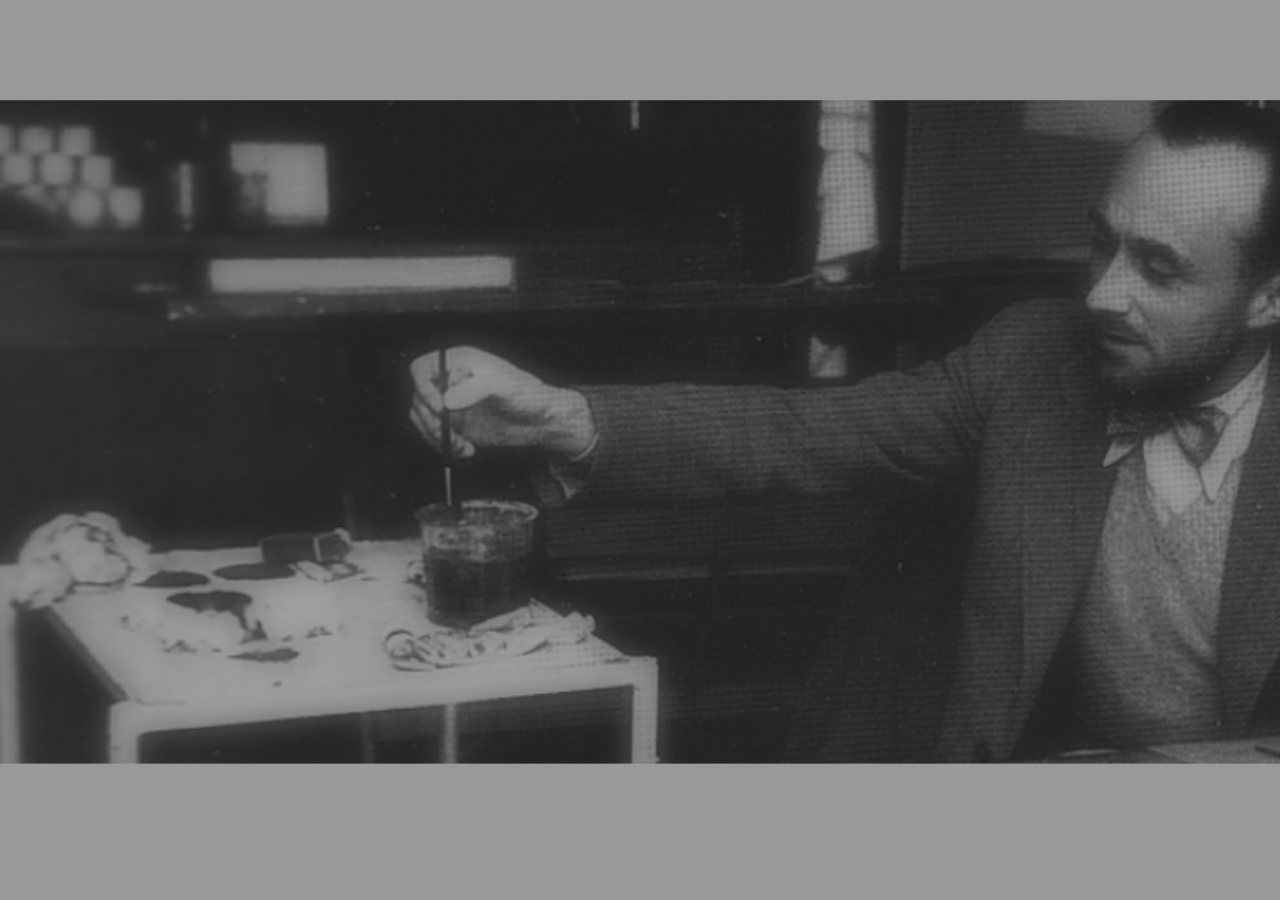
<file: sub01.html>
<!DOCTYPE html>
<html lang="en">
<head>
    <meta charset="UTF-8">
    <meta http-equiv="X-UA-Compatible" content="IE=edge">
    <meta name="viewport" content="width=device-width, initial-scale=1.0">
    <title>Designer : A. M. CASSANDRE</title>
    <link rel="stylesheet" href="master.css">
</head>
<body>
    <section>
        <div class="bg01"></div>
    </section>
</body>
</file>
<file: master.css>
*{
    margin: 0;
    padding: 0;
    text-decoration: none;
    list-style-type: none;
}

.wrap1{
    width: 100%;
    height: 100vh;
    background-image: url('img/index_img.png');
    background-size: cover;
    
}
.wrap2{
    width: 100%;
    height: 100vh;
    position: absolute;
    top: 0;
}

.fr_set{
    width: 1100px;
    height: 100vh;
    margin:0 auto;
    
    position: relative;
}
.fr01{
    top: 300px;
    position: relative;
    text-align: right;
}
.bt01{
    top: 390px;
    position: relative;
    text-align: right;
}
.bt02{
    top: 405px;
    position: relative;
    text-align: right;
}
.bt03{
    top: 420px;
    position: relative;
    text-align: right;
}

/*--sub01--*/

*{
    margin: 0;
    padding: 0;
    text-decoration: none;
    list-style-type: none;
}
.bg01{
    width: 100%;
    height: 100vh;
    background-image: url('img/sub01_img01.png');
    background-size: cover;
}
</file>
